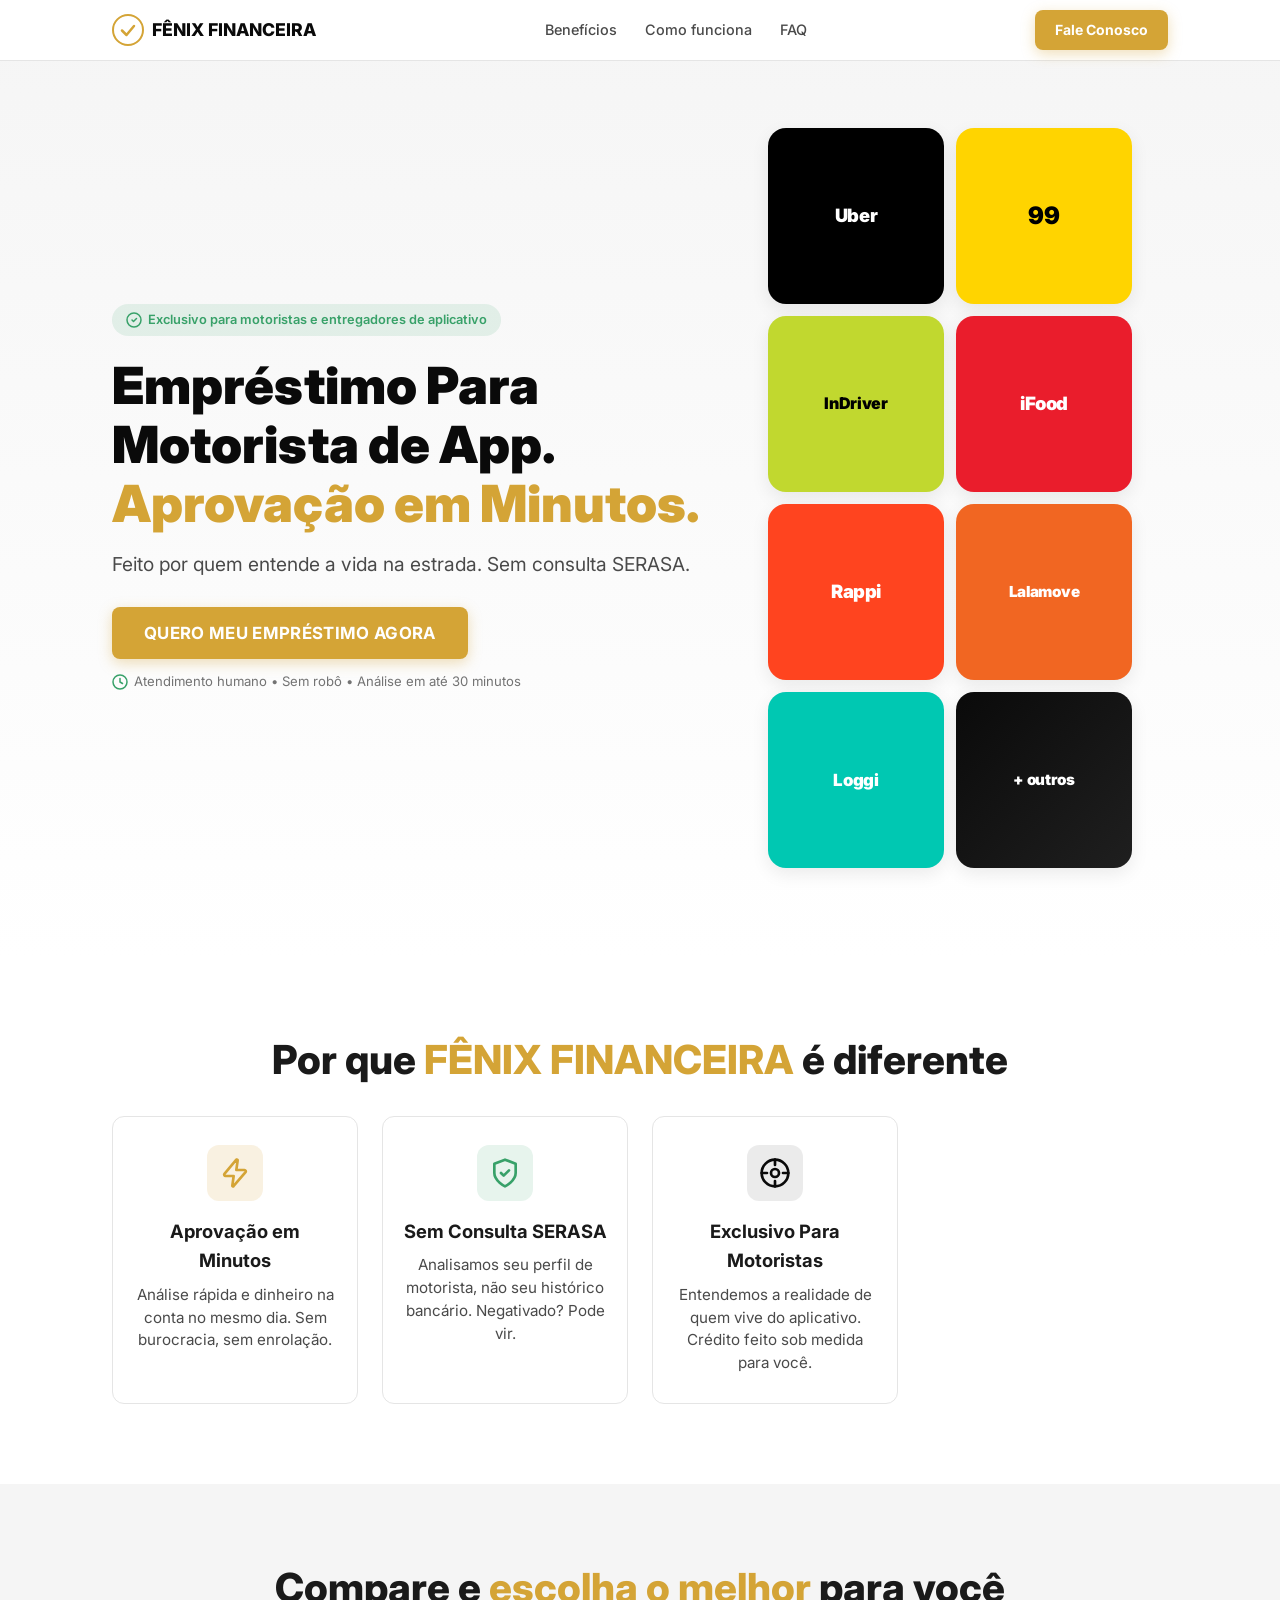
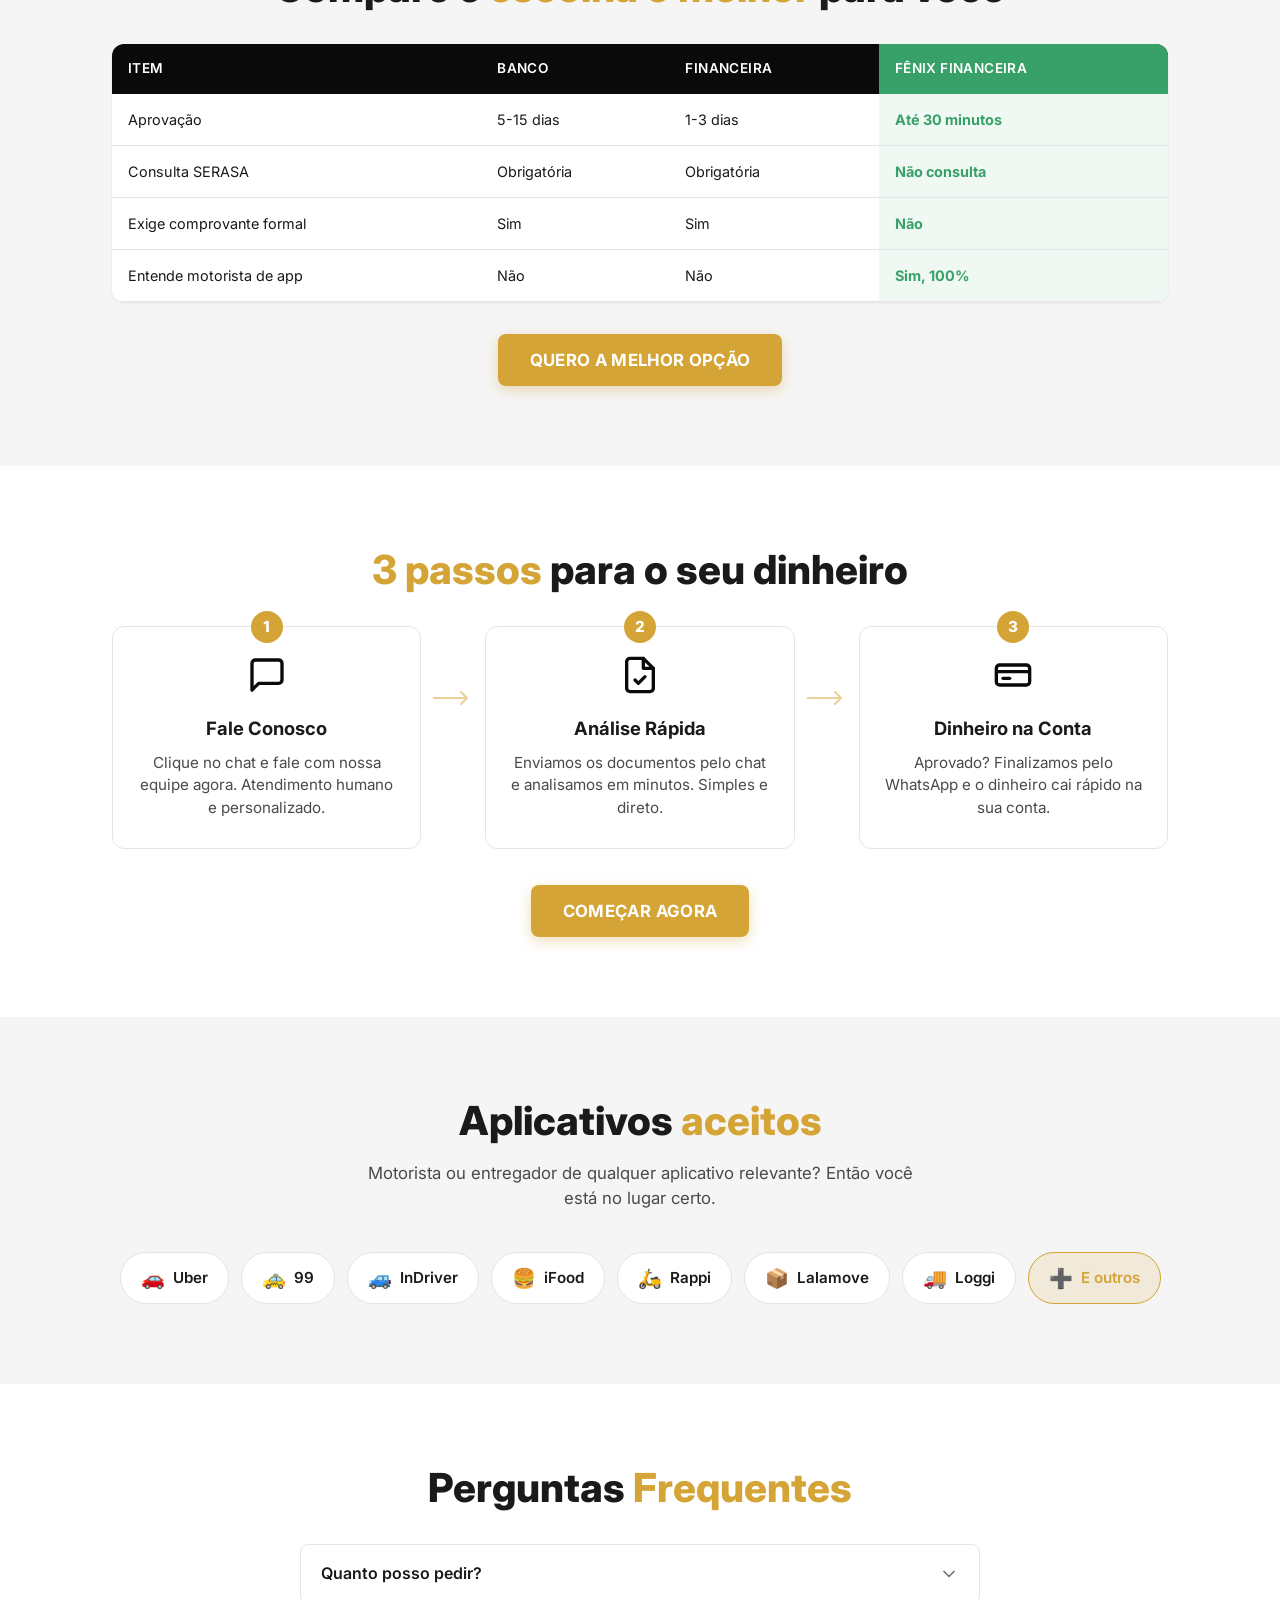
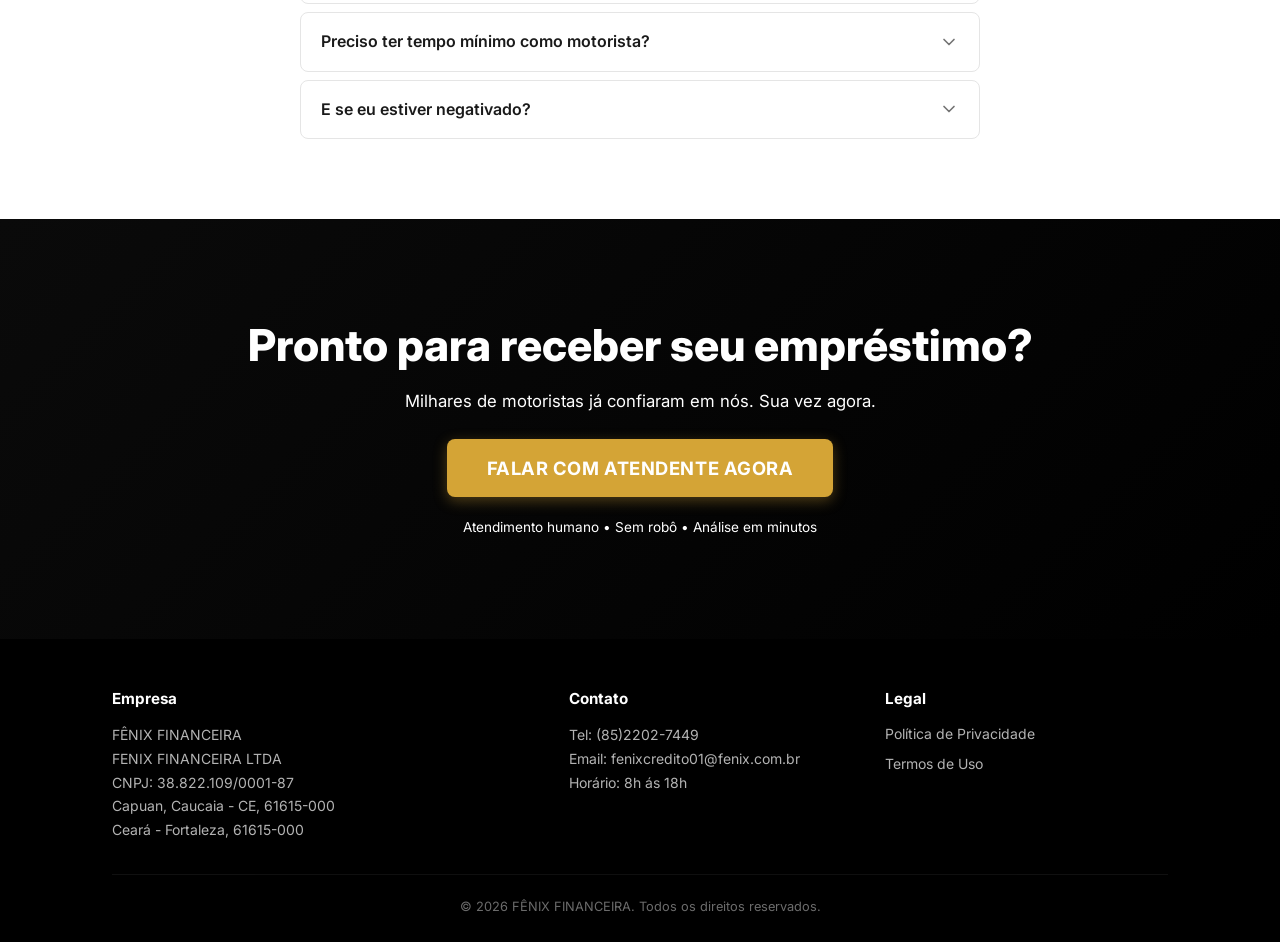
<file: index.html>
<!DOCTYPE html>
<html lang="pt-BR">
<head>
  <meta charset="UTF-8">
  <meta name="viewport" content="width=device-width, initial-scale=1.0, maximum-scale=5.0">
  <meta name="description" content="Empréstimo para motorista de app com aprovação em minutos. Sem consulta SERASA. FÊNIX FINANCEIRA - crédito exclusivo para motoristas e entregadores de aplicativo.">
  <meta name="keywords" content="empréstimo motorista uber, empréstimo 99, empréstimo ifood, crédito motorista app, empréstimo sem serasa, empréstimo rappi, empréstimo entregador">
  <meta name="robots" content="index, follow">
  <meta name="theme-color" content="#0a0a0a">

  <!-- Open Graph -->
  <meta property="og:title" content="FÊNIX FINANCEIRA - Empréstimo para Motorista de App">
  <meta property="og:description" content="Aprovação em minutos. Sem consulta SERASA. Feito para quem é motorista de aplicativo.">
  <meta property="og:type" content="website">
  <meta property="og:url" content="[SITE_URL]">
  <meta property="og:locale" content="pt_BR">

  <link rel="icon" href="/favicon.svg" type="image/svg+xml">
  <link rel="icon" href="/favicon.ico" type="image/x-icon">
  <link rel="preconnect" href="https://embed.tawk.to" crossorigin>
  <link rel="preconnect" href="https://fonts.googleapis.com">
  <link rel="preconnect" href="https://fonts.gstatic.com" crossorigin>
  <link rel="stylesheet" href="https://fonts.googleapis.com/css2?family=Inter:wght@400;500;600;700;800;900&display=swap">
  <link rel="stylesheet" href="css/style.css">

  <title>FÊNIX FINANCEIRA - Empréstimo para Motorista de App | Aprovação Rápida</title>
</head>
<body>

  <!-- ============================================ -->
  <!-- HEADER / NAVBAR                              -->
  <!-- ============================================ -->
  <header class="header" id="header">
    <div class="container header__inner">
      <a href="#" class="header__logo" aria-label="FÊNIX FINANCEIRA - Página inicial">
        <!-- Logo SVG inline -->
        <svg class="header__logo-icon" width="32" height="32" viewBox="0 0 32 32" fill="none" aria-hidden="true">
          <circle cx="16" cy="16" r="15" stroke="currentColor" stroke-width="2"/>
          <path d="M10 16.5L14.5 21L22 12" stroke="currentColor" stroke-width="2.5" stroke-linecap="round" stroke-linejoin="round"/>
        </svg>
        <span class="header__logo-text">FÊNIX FINANCEIRA</span>
      </a>
      <nav class="header__nav" aria-label="Navegação principal">
        <a href="#beneficios" class="header__link">Benefícios</a>
        <a href="#como-funciona" class="header__link">Como funciona</a>
        <a href="#faq" class="header__link">FAQ</a>
      </nav>
      <button class="btn btn--sm btn--cta header__cta" onclick="openChat()" aria-label="Abrir chat para solicitar empréstimo">
        Fale Conosco
      </button>
    </div>
  </header>

  <main>

    <!-- ============================================ -->
    <!-- HERO SECTION                                 -->
    <!-- ============================================ -->
    <section class="hero" id="hero">
      <div class="container hero__inner">
        <div class="hero__content">
          <span class="hero__badge">
            <svg width="16" height="16" viewBox="0 0 16 16" fill="none" aria-hidden="true"><path d="M6 8L7.5 9.5L10.5 6.5" stroke="currentColor" stroke-width="1.5" stroke-linecap="round" stroke-linejoin="round"/><circle cx="8" cy="8" r="7" stroke="currentColor" stroke-width="1.5"/></svg>
            Exclusivo para motoristas e entregadores de aplicativo
          </span>

          <h1 class="hero__title">
            Empréstimo Para Motorista de App.<br>
            <span class="hero__title-highlight">Aprovação em Minutos.</span>
          </h1>

          <p class="hero__subtitle">
            Feito por quem entende a vida na estrada. Sem consulta SERASA.
          </p>

          <div class="hero__cta-group">
            <button class="btn btn--lg btn--cta btn--pulse" onclick="openChat()" aria-label="Solicitar empréstimo agora via chat">
              QUERO MEU EMPRÉSTIMO AGORA
            </button>
            <p class="hero__cta-sub">
              <svg width="16" height="16" viewBox="0 0 16 16" fill="none" aria-hidden="true"><circle cx="8" cy="8" r="7" stroke="currentColor" stroke-width="1.5"/><path d="M8 4.5V8L10.5 9.5" stroke="currentColor" stroke-width="1.5" stroke-linecap="round"/></svg>
              Atendimento humano &bull; Sem robô &bull; Análise em até 30 minutos
            </p>
          </div>
        </div>

        <div class="hero__illustration" aria-hidden="true">
          <div class="hero__apps-grid">
            <div class="hero-app hero-app--uber">Uber</div>
            <div class="hero-app hero-app--99">99</div>
            <div class="hero-app hero-app--indriver">InDriver</div>
            <div class="hero-app hero-app--ifood">iFood</div>
            <div class="hero-app hero-app--rappi">Rappi</div>
            <div class="hero-app hero-app--lalamove">Lalamove</div>
            <div class="hero-app hero-app--loggi">Loggi</div>
            <div class="hero-app hero-app--more">+ outros</div>
          </div>
        </div>
      </div>
    </section>

    <!-- ============================================ -->
    <!-- BENEFÍCIOS                                   -->
    <!-- ============================================ -->
    <section class="benefits" id="beneficios">
      <div class="container">
        <h2 class="section-title fade-in">Por que <span class="text-highlight">FÊNIX FINANCEIRA</span> é diferente</h2>

        <div class="benefits__grid">
          <!-- Card 1 -->
          <div class="benefit-card fade-in">
            <div class="benefit-card__icon benefit-card__icon--speed">
              <svg width="32" height="32" viewBox="0 0 24 24" fill="none" aria-hidden="true">
                <path d="M13 2L4.09 12.63a1 1 0 00.78 1.62H11l-1 7.25a.5.5 0 00.86.41L19.91 11.37a1 1 0 00-.78-1.62H13l1-7.25a.5.5 0 00-.86-.41z" stroke="currentColor" stroke-width="2" stroke-linecap="round" stroke-linejoin="round"/>
              </svg>
            </div>
            <h3 class="benefit-card__title">Aprovação em Minutos</h3>
            <p class="benefit-card__text">Análise rápida e dinheiro na conta no mesmo dia. Sem burocracia, sem enrolação.</p>
          </div>

          <!-- Card 2 -->
          <div class="benefit-card fade-in">
            <div class="benefit-card__icon benefit-card__icon--shield">
              <svg width="32" height="32" viewBox="0 0 24 24" fill="none" aria-hidden="true">
                <path d="M12 22s8-4 8-10V5l-8-3-8 3v7c0 6 8 10 8 10z" stroke="currentColor" stroke-width="2" stroke-linecap="round" stroke-linejoin="round"/>
                <path d="M9 12l2 2 4-4" stroke="currentColor" stroke-width="2" stroke-linecap="round" stroke-linejoin="round"/>
              </svg>
            </div>
            <h3 class="benefit-card__title">Sem Consulta SERASA</h3>
            <p class="benefit-card__text">Analisamos seu perfil de motorista, não seu histórico bancário. Negativado? Pode vir.</p>
          </div>

          <!-- Card 3 -->
          <div class="benefit-card fade-in">
            <div class="benefit-card__icon benefit-card__icon--car">
              <svg width="32" height="32" viewBox="0 0 24 24" fill="none" aria-hidden="true">
                <circle cx="12" cy="12" r="10" stroke="currentColor" stroke-width="2"/>
                <circle cx="12" cy="12" r="3" stroke="currentColor" stroke-width="2"/>
                <path d="M12 2v4M12 18v4M2 12h4M18 12h4" stroke="currentColor" stroke-width="2" stroke-linecap="round"/>
              </svg>
            </div>
            <h3 class="benefit-card__title">Exclusivo Para Motoristas</h3>
            <p class="benefit-card__text">Entendemos a realidade de quem vive do aplicativo. Crédito feito sob medida para você.</p>
          </div>

          
        </div>
      </div>
    </section>

    <!-- ============================================ -->
    <!-- COMPARAÇÃO                                   -->
    <!-- ============================================ -->
    <section class="comparison" id="comparacao">
      <div class="container">
        <h2 class="section-title fade-in">Compare e <span class="text-highlight">escolha o melhor</span> para você</h2>

        <div class="comparison__table-wrapper fade-in">
          <table class="comparison__table" role="table">
            <thead>
              <tr>
                <th scope="col">Item</th>
                <th scope="col">Banco</th>
                <th scope="col">Financeira</th>
                <th scope="col" class="comparison__highlight-col">FÊNIX FINANCEIRA</th>
              </tr>
            </thead>
            <tbody>
              <tr>
                <td data-label="Item">Aprovação</td>
                <td data-label="Banco">5-15 dias</td>
                <td data-label="CONCORRÊNCIA">1-3 dias</td>
                <td data-label="FÊNIX FINANCEIRA" class="comparison__highlight-col"><strong>Até 30 minutos</strong></td>
              </tr>
              <tr>
                <td data-label="Item">Consulta SERASA</td>
                <td data-label="Banco">Obrigatória</td>
                <td data-label="CONCORRÊNCIA">Obrigatória</td>
                <td data-label="FÊNIX FINANCEIRA" class="comparison__highlight-col"><strong>Não consulta</strong></td>
              </tr>
              <tr>
                <td data-label="Item">Exige comprovante formal</td>
                <td data-label="Banco">Sim</td>
                <td data-label="CONCORRÊNCIA">Sim</td>
                <td data-label="FÊNIX FINANCEIRA" class="comparison__highlight-col"><strong>Não</strong></td>
              </tr>
              <tr>
                <td data-label="Item">Entende motorista de app</td>
                <td data-label="Banco">Não</td>
                <td data-label="CONCORRÊNCIA">Não</td>
                <td data-label="FÊNIX FINANCEIRA" class="comparison__highlight-col"><strong>Sim, 100%</strong></td>
              </tr>
              <tr>
              </tr>
            </tbody>
          </table>
        </div>

        <div class="comparison__cta fade-in">
          <button class="btn btn--lg btn--cta" onclick="openChat()">QUERO A MELHOR OPÇÃO</button>
        </div>
      </div>
    </section>

    <!-- ============================================ -->
    <!-- COMO FUNCIONA                                -->
    <!-- ============================================ -->
    <section class="steps" id="como-funciona">
      <div class="container">
        <h2 class="section-title fade-in"><span class="text-highlight">3 passos</span> para o seu dinheiro</h2>

        <div class="steps__grid">
          <!-- Passo 1 -->
          <div class="step-card fade-in">
            <div class="step-card__number">1</div>
            <div class="step-card__icon">
              <svg width="40" height="40" viewBox="0 0 24 24" fill="none" aria-hidden="true">
                <path d="M21 15a2 2 0 01-2 2H7l-4 4V5a2 2 0 012-2h14a2 2 0 012 2z" stroke="currentColor" stroke-width="2" stroke-linecap="round" stroke-linejoin="round"/>
              </svg>
            </div>
            <h3 class="step-card__title">Fale Conosco</h3>
            <p class="step-card__text">Clique no chat e fale com nossa equipe agora. Atendimento humano e personalizado.</p>
          </div>

          <!-- Conector -->
          <div class="step-connector" aria-hidden="true">
            <svg width="40" height="24" viewBox="0 0 40 24" fill="none">
              <path d="M0 12h32M28 6l6 6-6 6" stroke="var(--color-cta)" stroke-width="2" stroke-linecap="round" stroke-linejoin="round"/>
            </svg>
          </div>

          <!-- Passo 2 -->
          <div class="step-card fade-in">
            <div class="step-card__number">2</div>
            <div class="step-card__icon">
              <svg width="40" height="40" viewBox="0 0 24 24" fill="none" aria-hidden="true">
                <path d="M14 2H6a2 2 0 00-2 2v16a2 2 0 002 2h12a2 2 0 002-2V8z" stroke="currentColor" stroke-width="2" stroke-linecap="round" stroke-linejoin="round"/>
                <polyline points="14,2 14,8 20,8" stroke="currentColor" stroke-width="2" stroke-linecap="round" stroke-linejoin="round"/>
                <path d="M9 15l2 2 4-4" stroke="currentColor" stroke-width="2" stroke-linecap="round" stroke-linejoin="round"/>
              </svg>
            </div>
            <h3 class="step-card__title">Análise Rápida</h3>
            <p class="step-card__text">Enviamos os documentos pelo chat e analisamos em minutos. Simples e direto.</p>
          </div>

          <!-- Conector -->
          <div class="step-connector" aria-hidden="true">
            <svg width="40" height="24" viewBox="0 0 40 24" fill="none">
              <path d="M0 12h32M28 6l6 6-6 6" stroke="var(--color-cta)" stroke-width="2" stroke-linecap="round" stroke-linejoin="round"/>
            </svg>
          </div>

          <!-- Passo 3 -->
          <div class="step-card fade-in">
            <div class="step-card__number">3</div>
            <div class="step-card__icon">
              <svg width="40" height="40" viewBox="0 0 24 24" fill="none" aria-hidden="true">
                <rect x="2" y="6" width="20" height="12" rx="2" stroke="currentColor" stroke-width="2"/>
                <path d="M2 10h20" stroke="currentColor" stroke-width="2"/>
                <path d="M6 14h4" stroke="currentColor" stroke-width="2" stroke-linecap="round"/>
              </svg>
            </div>
            <h3 class="step-card__title">Dinheiro na Conta</h3>
            <p class="step-card__text">Aprovado? Finalizamos pelo WhatsApp e o dinheiro cai rápido na sua conta.</p>
          </div>
        </div>

        <div class="steps__cta fade-in">
          <button class="btn btn--lg btn--cta" onclick="openChat()">COMEÇAR AGORA</button>
        </div>
      </div>
    </section>

    <!-- ============================================ -->
    <!-- APLICATIVOS ACEITOS                          -->
    <!-- ============================================ -->
    <section class="apps" id="aplicativos">
      <div class="container">
        <h2 class="section-title fade-in">Aplicativos <span class="text-highlight">aceitos</span></h2>
        <p class="section-subtitle fade-in">Motorista ou entregador de qualquer aplicativo relevante? Então você está no lugar certo.</p>

        <div class="apps__grid fade-in">
          <div class="app-tag">
            <span class="app-tag__icon">🚗</span>
            <span class="app-tag__name">Uber</span>
          </div>
          <div class="app-tag">
            <span class="app-tag__icon">🚕</span>
            <span class="app-tag__name">99</span>
          </div>
          <div class="app-tag">
            <span class="app-tag__icon">🚙</span>
            <span class="app-tag__name">InDriver</span>
          </div>
          <div class="app-tag">
            <span class="app-tag__icon">🍔</span>
            <span class="app-tag__name">iFood</span>
          </div>
          <div class="app-tag">
            <span class="app-tag__icon">🛵</span>
            <span class="app-tag__name">Rappi</span>
          </div>
          <div class="app-tag">
            <span class="app-tag__icon">📦</span>
            <span class="app-tag__name">Lalamove</span>
          </div>
          <div class="app-tag">
            <span class="app-tag__icon">🚚</span>
            <span class="app-tag__name">Loggi</span>
          </div>
          <div class="app-tag app-tag--other">
            <span class="app-tag__icon">➕</span>
            <span class="app-tag__name">E outros</span>
          </div>
        </div>
      </div>
    </section>

    <!-- ============================================ -->
    <!-- FAQ                                          -->
    <!-- ============================================ -->
    <section class="faq" id="faq">
      <div class="container">
        <h2 class="section-title fade-in">Perguntas <span class="text-highlight">Frequentes</span></h2>

        <div class="faq__list">
          <details class="faq__item fade-in">
            <summary class="faq__question">
              <span>Quanto posso pedir?</span>
              <svg class="faq__chevron" width="20" height="20" viewBox="0 0 24 24" fill="none" aria-hidden="true">
                <path d="M6 9l6 6 6-6" stroke="currentColor" stroke-width="2" stroke-linecap="round" stroke-linejoin="round"/>
              </svg>
            </summary>
            <div class="faq__answer">
              <p>NOSSOS VALORES VÃO DE R$500,00 até R$2.000,00</p>
            </div>
          </details>

          

          <details class="faq__item fade-in">
            <summary class="faq__question">
              <span>Preciso ter tempo mínimo como motorista?</span>
              <svg class="faq__chevron" width="20" height="20" viewBox="0 0 24 24" fill="none" aria-hidden="true">
                <path d="M6 9l6 6 6-6" stroke="currentColor" stroke-width="2" stroke-linecap="round" stroke-linejoin="round"/>
              </svg>
            </summary>
            <div class="faq__answer">
              <p>Analisamos cada caso individualmente. Fale conosco para saber se você se qualifica.</p>
            </div>
          </details>

          <details class="faq__item fade-in">
            <summary class="faq__question">
              <span>E se eu estiver negativado?</span>
              <svg class="faq__chevron" width="20" height="20" viewBox="0 0 24 24" fill="none" aria-hidden="true">
                <path d="M6 9l6 6 6-6" stroke="currentColor" stroke-width="2" stroke-linecap="round" stroke-linejoin="round"/>
              </svg>
            </summary>
            <div class="faq__answer">
              <p>Não consultamos SERASA/SPC. Analisamos seu perfil como motorista de aplicativo.</p>
            </div>
          </details>

          

          

          
        </div>
      </div>
    </section>

    <!-- ============================================ -->
    <!-- CTA FINAL                                    -->
    <!-- ============================================ -->
    <section class="cta-final" id="cta-final">
      <div class="container cta-final__inner">
        <h2 class="cta-final__title fade-in">Pronto para receber seu empréstimo?</h2>
        <p class="cta-final__subtitle fade-in">Milhares de motoristas já confiaram em nós. Sua vez agora.</p>

        <button class="btn btn--xl btn--cta btn--pulse fade-in" onclick="openChat()">
          FALAR COM ATENDENTE AGORA
        </button>

        <p class="cta-final__note fade-in">
          Atendimento humano &bull; Sem robô &bull; Análise em minutos
        </p>
      </div>
    </section>

  </main>

  <!-- ============================================ -->
  <!-- FOOTER                                       -->
  <!-- ============================================ -->
  <footer class="footer">
    <div class="container footer__inner">
      <div class="footer__grid">
        <!-- Coluna Empresa -->
        <div class="footer__col">
          <h4 class="footer__heading">Empresa</h4>
          <p class="footer__text">FÊNIX FINANCEIRA</p>
          <p class="footer__text">FENIX FINANCEIRA LTDA</p>
          <p class="footer__text">CNPJ: 38.822.109/0001-87</p>
          <p class="footer__text">Capuan, Caucaia - CE, 61615-000</p>
          <p class="footer__text">Ceará - Fortaleza, 61615-000</p>
        </div>

        <!-- Coluna Contato -->
        <div class="footer__col">
          <h4 class="footer__heading">Contato</h4>
          <p class="footer__text">Tel: (85)2202-7449</p>
          <p class="footer__text">Email: fenixcredito01@fenix.com.br</p>
          <p class="footer__text">Horário: 8h ás 18h</p>
        </div>

        <!-- Coluna Legal -->
        <div class="footer__col">
          <h4 class="footer__heading">Legal</h4>
          <a href="privacidade.html" class="footer__link">Política de Privacidade</a>
          <a href="termos.html" class="footer__link">Termos de Uso</a>
           
        </div>
      </div>

      <div class="footer__bottom">
        <p>&copy; 2026 FÊNIX FINANCEIRA. Todos os direitos reservados.</p>
        
      </div>
    </div>
  </footer>

  <!-- Scripts -->
  <script src="js/script.js"></script>

  <!--Start of Tawk.to Script-->
  <script type="text/javascript">
  var Tawk_API=Tawk_API||{}, Tawk_LoadStart=new Date();
  (function(){
  var s1=document.createElement("script"),s0=document.getElementsByTagName("script")[0];
  s1.async=true;
  s1.src='https://embed.tawk.to/69e11e8162538b1c343eefce/1jmbluanu';
  s1.charset='UTF-8';
  s1.setAttribute('crossorigin','*');
  s0.parentNode.insertBefore(s1,s0);
  })();
  </script>
  <!--End of Tawk.to Script-->

</body>
</html>
</file>
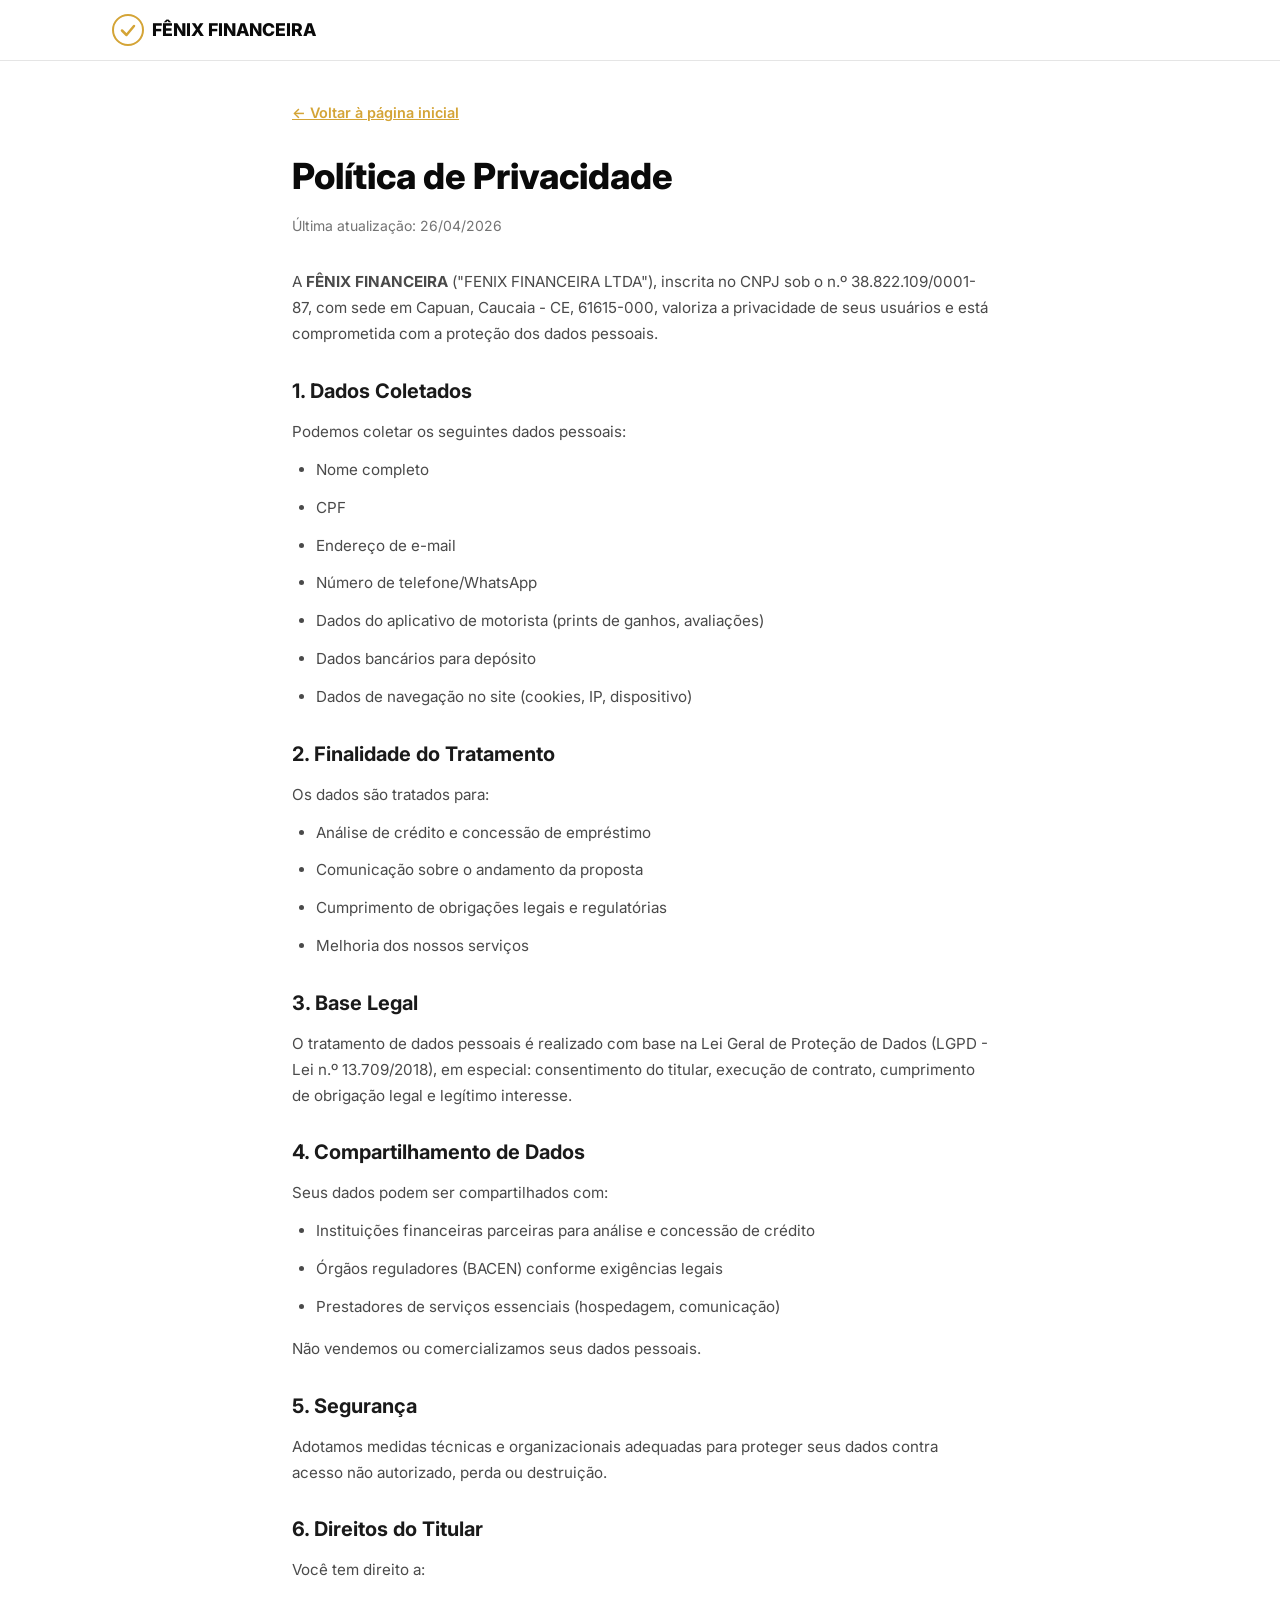
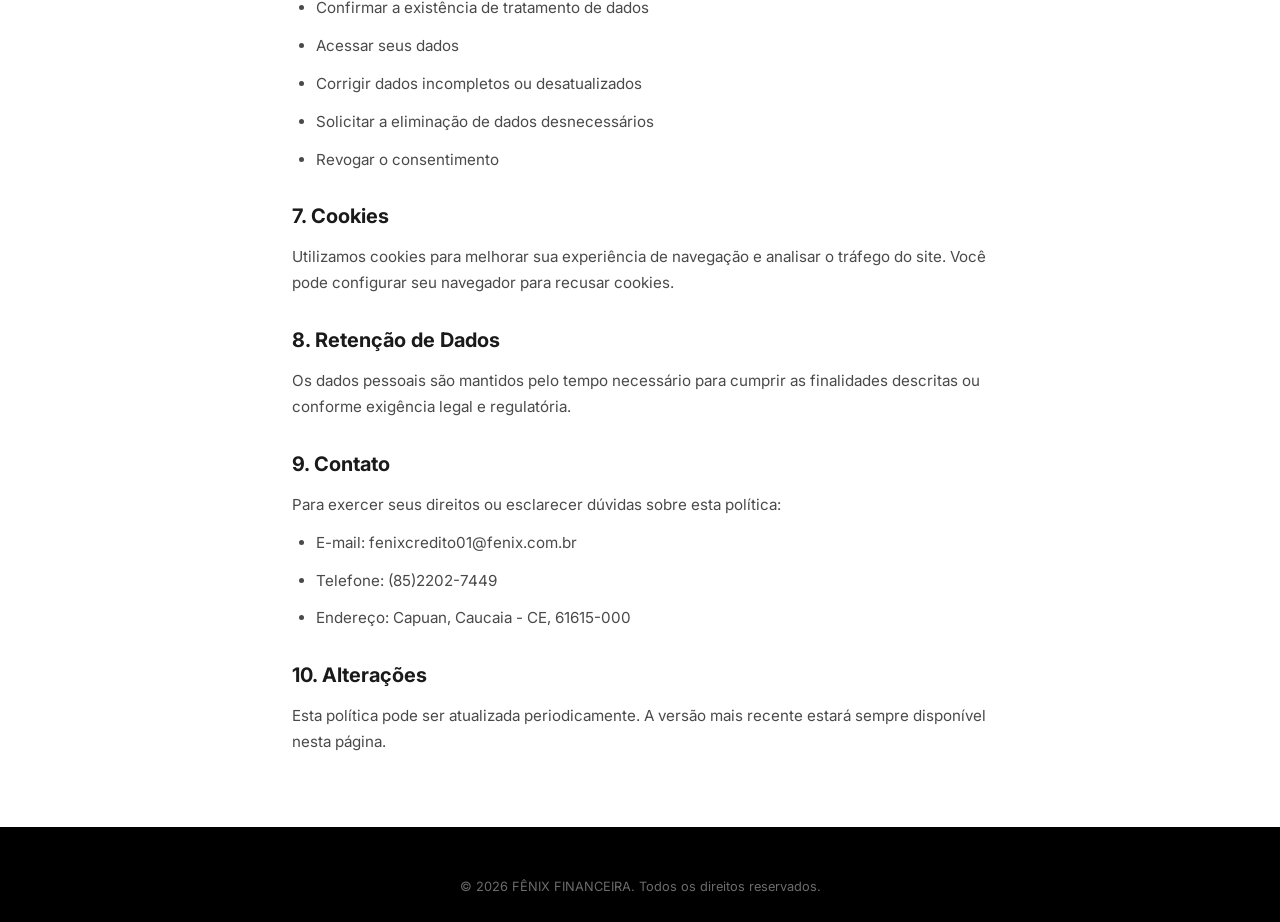
<file: privacidade.html>
<!DOCTYPE html>
<html lang="pt-BR">
<head>
  <meta charset="UTF-8">
  <meta name="viewport" content="width=device-width, initial-scale=1.0, maximum-scale=5.0">
  <meta name="description" content="Política de Privacidade - FÊNIX FINANCEIRA">
  <meta name="robots" content="noindex, follow">
  <link rel="icon" href="/favicon.ico" type="image/x-icon">
  <link rel="preconnect" href="https://fonts.googleapis.com">
  <link rel="preconnect" href="https://fonts.gstatic.com" crossorigin>
  <link rel="stylesheet" href="https://fonts.googleapis.com/css2?family=Inter:wght@400;500;600;700;800&display=swap">
  <link rel="stylesheet" href="css/style.css">
  <title>Política de Privacidade - FÊNIX FINANCEIRA</title>
  <style>
    .legal-page { padding: 100px 0 60px; }
    .legal-page h1 { font-size: 1.75rem; font-weight: 800; margin-bottom: 8px; color: var(--color-primary); }
    .legal-page .legal-date { font-size: 0.875rem; color: var(--color-text-muted); margin-bottom: 32px; }
    .legal-page h2 { font-size: 1.25rem; font-weight: 700; margin: 28px 0 12px; color: var(--color-text); }
    .legal-page p, .legal-page li { font-size: 0.95rem; color: var(--color-text-light); line-height: 1.7; margin-bottom: 12px; }
    .legal-page ul { padding-left: 24px; margin-bottom: 16px; }
    .legal-page a { color: var(--color-cta); text-decoration: underline; }
    .legal-back { display: inline-flex; align-items: center; gap: 6px; margin-bottom: 24px; font-weight: 600; font-size: 0.9rem; color: var(--color-cta); }
    @media (min-width: 768px) {
      .legal-page h1 { font-size: 2.25rem; }
    }
  </style>
</head>
<body>

  <header class="header" id="header">
    <div class="container header__inner">
      <a href="index.html" class="header__logo" aria-label="FÊNIX FINANCEIRA - Voltar à página inicial">
        <svg class="header__logo-icon" width="32" height="32" viewBox="0 0 32 32" fill="none" aria-hidden="true">
          <circle cx="16" cy="16" r="15" stroke="currentColor" stroke-width="2"/>
          <path d="M10 16.5L14.5 21L22 12" stroke="currentColor" stroke-width="2.5" stroke-linecap="round" stroke-linejoin="round"/>
        </svg>
        <span class="header__logo-text">FÊNIX FINANCEIRA</span>
      </a>
    </div>
  </header>

  <main class="legal-page">
    <div class="container" style="max-width: 760px;">
      <a href="index.html" class="legal-back">&larr; Voltar à página inicial</a>

      <h1>Política de Privacidade</h1>
      <p class="legal-date">Última atualização: 26/04/2026</p>

      <p>A <strong>FÊNIX FINANCEIRA</strong> ("FENIX FINANCEIRA LTDA"), inscrita no CNPJ sob o n.º 38.822.109/0001-87, com sede em Capuan, Caucaia - CE, 61615-000, valoriza a privacidade de seus usuários e está comprometida com a proteção dos dados pessoais.</p>

      <h2>1. Dados Coletados</h2>
      <p>Podemos coletar os seguintes dados pessoais:</p>
      <ul>
        <li>Nome completo</li>
        <li>CPF</li>
        <li>Endereço de e-mail</li>
        <li>Número de telefone/WhatsApp</li>
        <li>Dados do aplicativo de motorista (prints de ganhos, avaliações)</li>
        <li>Dados bancários para depósito</li>
        <li>Dados de navegação no site (cookies, IP, dispositivo)</li>
      </ul>

      <h2>2. Finalidade do Tratamento</h2>
      <p>Os dados são tratados para:</p>
      <ul>
        <li>Análise de crédito e concessão de empréstimo</li>
        <li>Comunicação sobre o andamento da proposta</li>
        <li>Cumprimento de obrigações legais e regulatórias</li>
        <li>Melhoria dos nossos serviços</li>
      </ul>

      <h2>3. Base Legal</h2>
      <p>O tratamento de dados pessoais é realizado com base na Lei Geral de Proteção de Dados (LGPD - Lei n.º 13.709/2018), em especial: consentimento do titular, execução de contrato, cumprimento de obrigação legal e legítimo interesse.</p>

      <h2>4. Compartilhamento de Dados</h2>
      <p>Seus dados podem ser compartilhados com:</p>
      <ul>
        <li>Instituições financeiras parceiras para análise e concessão de crédito</li>
        <li>Órgãos reguladores (BACEN) conforme exigências legais</li>
        <li>Prestadores de serviços essenciais (hospedagem, comunicação)</li>
      </ul>
      <p>Não vendemos ou comercializamos seus dados pessoais.</p>

      <h2>5. Segurança</h2>
      <p>Adotamos medidas técnicas e organizacionais adequadas para proteger seus dados contra acesso não autorizado, perda ou destruição.</p>

      <h2>6. Direitos do Titular</h2>
      <p>Você tem direito a:</p>
      <ul>
        <li>Confirmar a existência de tratamento de dados</li>
        <li>Acessar seus dados</li>
        <li>Corrigir dados incompletos ou desatualizados</li>
        <li>Solicitar a eliminação de dados desnecessários</li>
        <li>Revogar o consentimento</li>
      </ul>

      <h2>7. Cookies</h2>
      <p>Utilizamos cookies para melhorar sua experiência de navegação e analisar o tráfego do site. Você pode configurar seu navegador para recusar cookies.</p>

      <h2>8. Retenção de Dados</h2>
      <p>Os dados pessoais são mantidos pelo tempo necessário para cumprir as finalidades descritas ou conforme exigência legal e regulatória.</p>

      <h2>9. Contato</h2>
      <p>Para exercer seus direitos ou esclarecer dúvidas sobre esta política:</p>
      <ul>
        <li>E-mail: fenixcredito01@fenix.com.br</li>
        <li>Telefone: (85)2202-7449</li>
        <li>Endereço: Capuan, Caucaia - CE, 61615-000</li>
      </ul>

      <h2>10. Alterações</h2>
      <p>Esta política pode ser atualizada periodicamente. A versão mais recente estará sempre disponível nesta página.</p>
    </div>
  </main>

  <footer class="footer">
    <div class="container">
      <div class="footer__bottom" style="border-top:none; padding-top:0;">
        <p>&copy; 2026 FÊNIX FINANCEIRA. Todos os direitos reservados.</p>
      </div>
    </div>
  </footer>

</body>
</html>
</file>
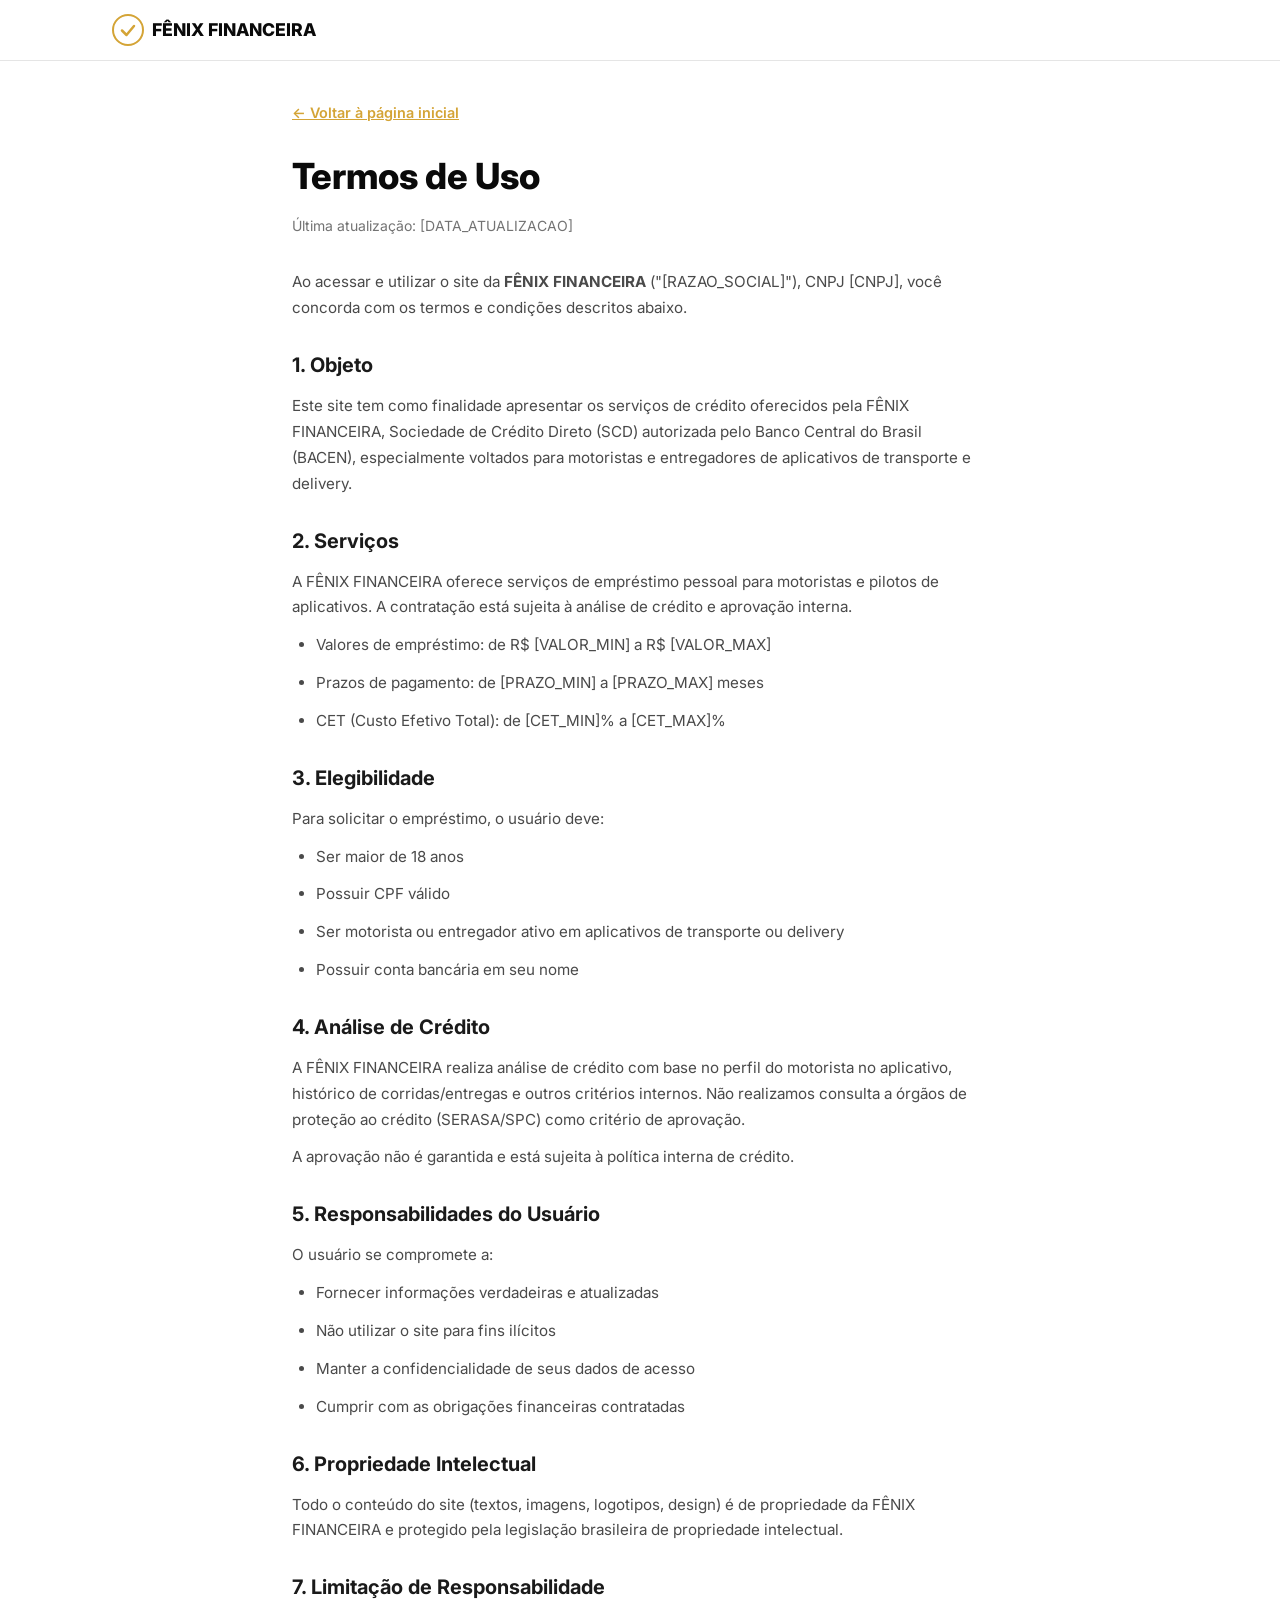
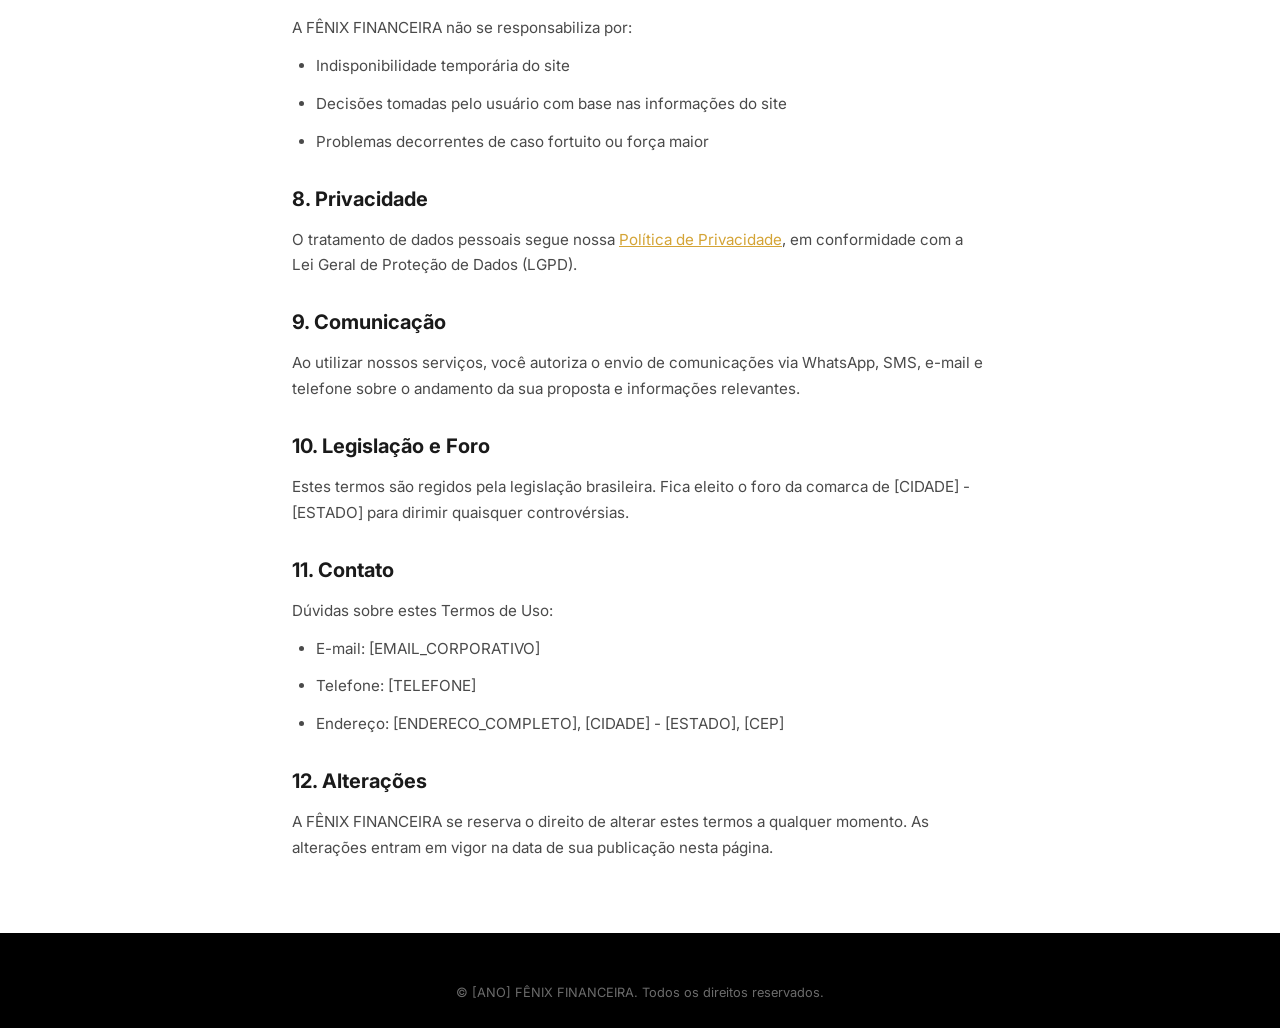
<file: termos.html>
<!DOCTYPE html>
<html lang="pt-BR">
<head>
  <meta charset="UTF-8">
  <meta name="viewport" content="width=device-width, initial-scale=1.0, maximum-scale=5.0">
  <meta name="description" content="Termos de Uso - FÊNIX FINANCEIRA">
  <meta name="robots" content="noindex, follow">
  <link rel="icon" href="/favicon.ico" type="image/x-icon">
  <link rel="preconnect" href="https://fonts.googleapis.com">
  <link rel="preconnect" href="https://fonts.gstatic.com" crossorigin>
  <link rel="stylesheet" href="https://fonts.googleapis.com/css2?family=Inter:wght@400;500;600;700;800&display=swap">
  <link rel="stylesheet" href="css/style.css">
  <title>Termos de Uso - FÊNIX FINANCEIRA</title>
  <style>
    .legal-page { padding: 100px 0 60px; }
    .legal-page h1 { font-size: 1.75rem; font-weight: 800; margin-bottom: 8px; color: var(--color-primary); }
    .legal-page .legal-date { font-size: 0.875rem; color: var(--color-text-muted); margin-bottom: 32px; }
    .legal-page h2 { font-size: 1.25rem; font-weight: 700; margin: 28px 0 12px; color: var(--color-text); }
    .legal-page p, .legal-page li { font-size: 0.95rem; color: var(--color-text-light); line-height: 1.7; margin-bottom: 12px; }
    .legal-page ul { padding-left: 24px; margin-bottom: 16px; }
    .legal-page a { color: var(--color-cta); text-decoration: underline; }
    .legal-back { display: inline-flex; align-items: center; gap: 6px; margin-bottom: 24px; font-weight: 600; font-size: 0.9rem; color: var(--color-cta); }
    @media (min-width: 768px) {
      .legal-page h1 { font-size: 2.25rem; }
    }
  </style>
</head>
<body>

  <header class="header" id="header">
    <div class="container header__inner">
      <a href="index.html" class="header__logo" aria-label="FÊNIX FINANCEIRA - Voltar à página inicial">
        <svg class="header__logo-icon" width="32" height="32" viewBox="0 0 32 32" fill="none" aria-hidden="true">
          <circle cx="16" cy="16" r="15" stroke="currentColor" stroke-width="2"/>
          <path d="M10 16.5L14.5 21L22 12" stroke="currentColor" stroke-width="2.5" stroke-linecap="round" stroke-linejoin="round"/>
        </svg>
        <span class="header__logo-text">FÊNIX FINANCEIRA</span>
      </a>
    </div>
  </header>

  <main class="legal-page">
    <div class="container" style="max-width: 760px;">
      <a href="index.html" class="legal-back">&larr; Voltar à página inicial</a>

      <h1>Termos de Uso</h1>
      <p class="legal-date">Última atualização: [DATA_ATUALIZACAO]</p>

      <p>Ao acessar e utilizar o site da <strong>FÊNIX FINANCEIRA</strong> ("[RAZAO_SOCIAL]"), CNPJ [CNPJ], você concorda com os termos e condições descritos abaixo.</p>

      <h2>1. Objeto</h2>
      <p>Este site tem como finalidade apresentar os serviços de crédito oferecidos pela FÊNIX FINANCEIRA, Sociedade de Crédito Direto (SCD) autorizada pelo Banco Central do Brasil (BACEN), especialmente voltados para motoristas e entregadores de aplicativos de transporte e delivery.</p>

      <h2>2. Serviços</h2>
      <p>A FÊNIX FINANCEIRA oferece serviços de empréstimo pessoal para motoristas e pilotos de aplicativos. A contratação está sujeita à análise de crédito e aprovação interna.</p>
      <ul>
        <li>Valores de empréstimo: de R$ [VALOR_MIN] a R$ [VALOR_MAX]</li>
        <li>Prazos de pagamento: de [PRAZO_MIN] a [PRAZO_MAX] meses</li>
        <li>CET (Custo Efetivo Total): de [CET_MIN]% a [CET_MAX]%</li>
      </ul>

      <h2>3. Elegibilidade</h2>
      <p>Para solicitar o empréstimo, o usuário deve:</p>
      <ul>
        <li>Ser maior de 18 anos</li>
        <li>Possuir CPF válido</li>
        <li>Ser motorista ou entregador ativo em aplicativos de transporte ou delivery</li>
        <li>Possuir conta bancária em seu nome</li>
      </ul>

      <h2>4. Análise de Crédito</h2>
      <p>A FÊNIX FINANCEIRA realiza análise de crédito com base no perfil do motorista no aplicativo, histórico de corridas/entregas e outros critérios internos. Não realizamos consulta a órgãos de proteção ao crédito (SERASA/SPC) como critério de aprovação.</p>
      <p>A aprovação não é garantida e está sujeita à política interna de crédito.</p>

      <h2>5. Responsabilidades do Usuário</h2>
      <p>O usuário se compromete a:</p>
      <ul>
        <li>Fornecer informações verdadeiras e atualizadas</li>
        <li>Não utilizar o site para fins ilícitos</li>
        <li>Manter a confidencialidade de seus dados de acesso</li>
        <li>Cumprir com as obrigações financeiras contratadas</li>
      </ul>

      <h2>6. Propriedade Intelectual</h2>
      <p>Todo o conteúdo do site (textos, imagens, logotipos, design) é de propriedade da FÊNIX FINANCEIRA e protegido pela legislação brasileira de propriedade intelectual.</p>

      <h2>7. Limitação de Responsabilidade</h2>
      <p>A FÊNIX FINANCEIRA não se responsabiliza por:</p>
      <ul>
        <li>Indisponibilidade temporária do site</li>
        <li>Decisões tomadas pelo usuário com base nas informações do site</li>
        <li>Problemas decorrentes de caso fortuito ou força maior</li>
      </ul>

      <h2>8. Privacidade</h2>
      <p>O tratamento de dados pessoais segue nossa <a href="privacidade.html">Política de Privacidade</a>, em conformidade com a Lei Geral de Proteção de Dados (LGPD).</p>

      <h2>9. Comunicação</h2>
      <p>Ao utilizar nossos serviços, você autoriza o envio de comunicações via WhatsApp, SMS, e-mail e telefone sobre o andamento da sua proposta e informações relevantes.</p>

      <h2>10. Legislação e Foro</h2>
      <p>Estes termos são regidos pela legislação brasileira. Fica eleito o foro da comarca de [CIDADE] - [ESTADO] para dirimir quaisquer controvérsias.</p>

      <h2>11. Contato</h2>
      <p>Dúvidas sobre estes Termos de Uso:</p>
      <ul>
        <li>E-mail: [EMAIL_CORPORATIVO]</li>
        <li>Telefone: [TELEFONE]</li>
        <li>Endereço: [ENDERECO_COMPLETO], [CIDADE] - [ESTADO], [CEP]</li>
      </ul>

      <h2>12. Alterações</h2>
      <p>A FÊNIX FINANCEIRA se reserva o direito de alterar estes termos a qualquer momento. As alterações entram em vigor na data de sua publicação nesta página.</p>
    </div>
  </main>

  <footer class="footer">
    <div class="container">
      <div class="footer__bottom" style="border-top:none; padding-top:0;">
        <p>&copy; [ANO] FÊNIX FINANCEIRA. Todos os direitos reservados.</p>
      </div>
    </div>
  </footer>

</body>
</html>
</file>
<file: css/style.css>
/* ============================================
   VARIÁVEIS CSS — Altere aqui para customizar
   ============================================ */
:root {
  --color-primary: #0a0a0a;
  --color-primary-light: #1f1f1f;
  --color-primary-dark: #000000;
  --color-cta: #D4A436;
  --color-cta-hover: #B88C28;
  --color-cta-light: rgba(212, 164, 54, 0.15);
  --color-success: #38a169;
  --color-success-light: rgba(56, 161, 105, 0.12);
  --color-text: #1a1a1a;
  --color-text-light: #4a4a4a;
  --color-text-muted: #737373;
  --color-bg: #ffffff;
  --color-bg-alt: #f5f5f5;
  --color-bg-dark: #000000;
  --color-border: #e5e5e5;
  --font-family: 'Inter', system-ui, -apple-system, BlinkMacSystemFont, 'Segoe UI', sans-serif;
  --radius-sm: 8px;
  --radius-md: 12px;
  --radius-lg: 16px;
  --radius-full: 9999px;
  --shadow-sm: 0 1px 3px rgba(0,0,0,0.08);
  --shadow-md: 0 4px 12px rgba(0,0,0,0.1);
  --shadow-lg: 0 8px 30px rgba(0,0,0,0.12);
  --transition: 200ms ease;
}

/* ============================================
   RESET & BASE — Mobile-first
   ============================================ */
*,
*::before,
*::after {
  margin: 0;
  padding: 0;
  box-sizing: border-box;
}

html {
  scroll-behavior: smooth;
  -webkit-text-size-adjust: 100%;
}

body {
  font-family: var(--font-family);
  font-size: 16px;
  line-height: 1.6;
  color: var(--color-text);
  background-color: var(--color-bg);
  -webkit-font-smoothing: antialiased;
  -moz-osx-font-smoothing: grayscale;
  overflow-x: hidden;
}

img {
  max-width: 100%;
  height: auto;
  display: block;
}

a {
  color: inherit;
  text-decoration: none;
}

button {
  cursor: pointer;
  border: none;
  background: none;
  font-family: inherit;
}

/* ============================================
   CONTAINER
   ============================================ */
.container {
  width: 100%;
  max-width: 1120px;
  margin: 0 auto;
  padding: 0 20px;
}

/* ============================================
   TYPOGRAPHY UTILITIES
   ============================================ */
.section-title {
  font-size: 1.75rem;
  font-weight: 800;
  line-height: 1.2;
  text-align: center;
  margin-bottom: 16px;
  color: var(--color-text);
}

.section-subtitle {
  font-size: 1.05rem;
  color: var(--color-text-light);
  text-align: center;
  max-width: 560px;
  margin: 0 auto 40px;
  line-height: 1.5;
}

.text-highlight {
  color: var(--color-cta);
}

/* ============================================
   BUTTONS
   ============================================ */
.btn {
  display: inline-flex;
  align-items: center;
  justify-content: center;
  font-weight: 700;
  border-radius: var(--radius-sm);
  transition: background var(--transition), transform var(--transition), box-shadow var(--transition);
  white-space: nowrap;
  text-align: center;
  line-height: 1.2;
}

.btn:active {
  transform: scale(0.97);
}

.btn--sm {
  font-size: 0.875rem;
  padding: 10px 20px;
  min-height: 40px;
}

.btn--lg {
  font-size: 1.05rem;
  padding: 16px 32px;
  min-height: 52px;
  letter-spacing: 0.02em;
}

.btn--xl {
  font-size: 1.15rem;
  padding: 18px 40px;
  min-height: 56px;
  letter-spacing: 0.03em;
}

.btn--cta {
  background: var(--color-cta);
  color: #fff;
  box-shadow: 0 4px 14px rgba(212, 164, 54, 0.35);
}

.btn--cta:hover {
  background: var(--color-cta-hover);
  box-shadow: 0 6px 20px rgba(212, 164, 54, 0.45);
  transform: translateY(-1px);
}

.btn--cta:active {
  transform: translateY(0) scale(0.97);
}

.btn--pulse {
  animation: pulse-btn 2.5s infinite;
}

@keyframes pulse-btn {
  0% { box-shadow: 0 4px 14px rgba(212, 164, 54, 0.35), 0 0 0 0 rgba(212, 164, 54, 0.5); }
  70% { box-shadow: 0 4px 14px rgba(212, 164, 54, 0.35), 0 0 0 14px rgba(212, 164, 54, 0); }
  100% { box-shadow: 0 4px 14px rgba(212, 164, 54, 0.35), 0 0 0 0 rgba(212, 164, 54, 0); }
}

/* ============================================
   HEADER
   ============================================ */
.header {
  position: fixed;
  top: 0;
  left: 0;
  right: 0;
  z-index: 100;
  background: rgba(255, 255, 255, 0.92);
  backdrop-filter: blur(12px);
  -webkit-backdrop-filter: blur(12px);
  border-bottom: 1px solid var(--color-border);
  transition: box-shadow 0.3s ease;
}

.header--scrolled {
  box-shadow: var(--shadow-md);
}

.header__inner {
  display: flex;
  align-items: center;
  justify-content: space-between;
  height: 60px;
}

.header__logo {
  display: flex;
  align-items: center;
  gap: 8px;
  font-weight: 800;
  font-size: 1.1rem;
  color: var(--color-primary);
}

.header__logo-icon {
  color: var(--color-cta);
  flex-shrink: 0;
}

.header__nav {
  display: none;
  gap: 28px;
}

.header__link {
  font-size: 0.9rem;
  font-weight: 500;
  color: var(--color-text-light);
  transition: color var(--transition);
}

.header__link:hover {
  color: var(--color-cta);
}

.header__cta {
  flex-shrink: 0;
}

/* ============================================
   HERO
   ============================================ */
.hero {
  padding: 100px 0 60px;
  background: linear-gradient(180deg, var(--color-bg-alt) 0%, var(--color-bg) 100%);
}

.hero__inner {
  display: flex;
  flex-direction: column;
  align-items: center;
  gap: 40px;
}

.hero__content {
  text-align: center;
  max-width: 600px;
}

.hero__badge {
  display: inline-flex;
  align-items: center;
  gap: 6px;
  background: var(--color-success-light);
  color: var(--color-success);
  font-size: 0.8rem;
  font-weight: 600;
  padding: 6px 14px;
  border-radius: var(--radius-full);
  margin-bottom: 20px;
}

.hero__badge svg {
  flex-shrink: 0;
}

.hero__title {
  font-size: 2rem;
  font-weight: 900;
  line-height: 1.15;
  color: var(--color-primary);
  margin-bottom: 16px;
}

.hero__title-highlight {
  color: var(--color-cta);
}

.hero__subtitle {
  font-size: 1.1rem;
  color: var(--color-text-light);
  line-height: 1.6;
  margin-bottom: 28px;
}

.hero__cta-group {
  display: flex;
  flex-direction: column;
  align-items: center;
  gap: 12px;
}

.hero__cta-sub {
  display: flex;
  align-items: center;
  gap: 6px;
  font-size: 0.82rem;
  color: var(--color-text-muted);
}

.hero__cta-sub svg {
  flex-shrink: 0;
  color: var(--color-success);
}

.hero__illustration {
  width: 100%;
  max-width: 380px;
}

.hero__svg {
  width: 100%;
  height: auto;
}

/* Grade de apps no hero */
.hero__apps-grid {
  display: grid;
  grid-template-columns: repeat(2, 1fr);
  gap: 12px;
  padding: 8px;
}

.hero-app {
  aspect-ratio: 1 / 1;
  border-radius: 18px;
  display: flex;
  align-items: center;
  justify-content: center;
  font-weight: 900;
  font-size: 1.15rem;
  letter-spacing: -0.02em;
  box-shadow: 0 6px 18px rgba(0,0,0,0.08);
  transition: transform 0.3s ease, box-shadow 0.3s ease;
  user-select: none;
}

.hero-app:hover {
  transform: translateY(-3px) rotate(-1deg);
  box-shadow: 0 10px 24px rgba(0,0,0,0.14);
}

.hero-app:nth-child(even):hover {
  transform: translateY(-3px) rotate(1deg);
}

/* Cores de cada app (estilizadas — não usamos logos oficiais) */
.hero-app--uber {
  background: #000000;
  color: #ffffff;
}

.hero-app--99 {
  background: #FFD400;
  color: #000000;
  font-size: 1.5rem;
}

.hero-app--indriver {
  background: #C1D82F;
  color: #000000;
  font-size: 1rem;
}

.hero-app--ifood {
  background: #EA1D2C;
  color: #ffffff;
}

.hero-app--rappi {
  background: #FF441F;
  color: #ffffff;
}

.hero-app--lalamove {
  background: #F16622;
  color: #ffffff;
  font-size: 0.95rem;
}

.hero-app--loggi {
  background: #00C8B2;
  color: #ffffff;
  font-size: 1.05rem;
}

.hero-app--more {
  background: linear-gradient(135deg, var(--color-primary) 0%, var(--color-primary-light) 100%);
  color: #ffffff;
  font-size: 0.95rem;
}

/* ============================================
   BENEFITS
   ============================================ */
.benefits {
  padding: 60px 0;
  background: var(--color-bg);
}

.benefits__grid {
  display: grid;
  grid-template-columns: 1fr;
  gap: 16px;
  margin-top: 32px;
}

.benefit-card {
  background: var(--color-bg);
  border: 1px solid var(--color-border);
  border-radius: var(--radius-md);
  padding: 24px;
  text-align: center;
  transition: transform var(--transition), box-shadow var(--transition);
}

.benefit-card:hover {
  transform: translateY(-3px);
  box-shadow: var(--shadow-md);
}

.benefit-card__icon {
  width: 56px;
  height: 56px;
  border-radius: var(--radius-md);
  display: flex;
  align-items: center;
  justify-content: center;
  margin: 0 auto 16px;
}

.benefit-card__icon--speed {
  background: var(--color-cta-light);
  color: var(--color-cta);
}

.benefit-card__icon--shield {
  background: var(--color-success-light);
  color: var(--color-success);
}

.benefit-card__icon--car {
  background: rgba(10, 10, 10, 0.08);
  color: var(--color-primary);
}

.benefit-card__icon--money {
  background: var(--color-success-light);
  color: var(--color-success);
}

.benefit-card__title {
  font-size: 1.15rem;
  font-weight: 700;
  margin-bottom: 8px;
  color: var(--color-text);
}

.benefit-card__text {
  font-size: 0.95rem;
  color: var(--color-text-light);
  line-height: 1.5;
}

/* ============================================
   COMPARISON TABLE
   ============================================ */
.comparison {
  padding: 60px 0;
  background: var(--color-bg-alt);
}

.comparison__table-wrapper {
  overflow-x: auto;
  -webkit-overflow-scrolling: touch;
  margin-top: 32px;
  border-radius: var(--radius-md);
  box-shadow: var(--shadow-sm);
}

.comparison__table {
  width: 100%;
  border-collapse: collapse;
  background: var(--color-bg);
  font-size: 0.9rem;
  min-width: 520px;
}

.comparison__table thead {
  background: var(--color-primary);
  color: #fff;
}

.comparison__table th {
  padding: 14px 16px;
  text-align: left;
  font-weight: 600;
  font-size: 0.85rem;
  text-transform: uppercase;
  letter-spacing: 0.03em;
}

.comparison__table td {
  padding: 14px 16px;
  border-bottom: 1px solid var(--color-border);
  vertical-align: middle;
}

.comparison__table tbody tr:last-child td {
  border-bottom: none;
}

.comparison__table tbody tr:hover {
  background: var(--color-bg-alt);
}

.comparison__highlight-col {
  background: rgba(56, 161, 105, 0.08) !important;
  color: var(--color-success);
  font-weight: 600;
}

.comparison__table thead .comparison__highlight-col {
  background: var(--color-success) !important;
  color: #fff;
}

.comparison__cta {
  text-align: center;
  margin-top: 32px;
}

/* ============================================
   STEPS (HOW IT WORKS)
   ============================================ */
.steps {
  padding: 60px 0;
  background: var(--color-bg);
}

.steps__grid {
  display: flex;
  flex-direction: column;
  align-items: center;
  gap: 8px;
  margin-top: 32px;
}

.step-card {
  background: var(--color-bg);
  border: 1px solid var(--color-border);
  border-radius: var(--radius-md);
  padding: 28px 24px;
  text-align: center;
  width: 100%;
  max-width: 360px;
  position: relative;
}

.step-card__number {
  position: absolute;
  top: -16px;
  left: 50%;
  transform: translateX(-50%);
  width: 32px;
  height: 32px;
  background: var(--color-cta);
  color: #fff;
  font-weight: 800;
  font-size: 0.95rem;
  border-radius: 50%;
  display: flex;
  align-items: center;
  justify-content: center;
}

.step-card__icon {
  color: var(--color-primary);
  margin-bottom: 12px;
}

.step-card__title {
  font-size: 1.15rem;
  font-weight: 700;
  margin-bottom: 8px;
}

.step-card__text {
  font-size: 0.95rem;
  color: var(--color-text-light);
  line-height: 1.5;
}

.step-connector {
  transform: rotate(90deg);
  opacity: 0.5;
}

.steps__cta {
  text-align: center;
  margin-top: 36px;
}

/* ============================================
   APPS ACCEPTED
   ============================================ */
.apps {
  padding: 60px 0;
  background: var(--color-bg-alt);
}

.apps__grid {
  display: flex;
  flex-wrap: wrap;
  justify-content: center;
  gap: 12px;
  margin-top: 8px;
}

.app-tag {
  display: flex;
  align-items: center;
  gap: 8px;
  background: var(--color-bg);
  border: 1px solid var(--color-border);
  border-radius: var(--radius-full);
  padding: 10px 20px;
  font-weight: 600;
  font-size: 0.95rem;
  transition: transform var(--transition), box-shadow var(--transition);
}

.app-tag:hover {
  transform: translateY(-2px);
  box-shadow: var(--shadow-sm);
}

.app-tag__icon {
  font-size: 1.2rem;
}

.app-tag--other {
  background: var(--color-cta-light);
  border-color: var(--color-cta);
  color: var(--color-cta);
}

/* ============================================
   FAQ
   ============================================ */
.faq {
  padding: 60px 0;
  background: var(--color-bg);
}

.faq__list {
  max-width: 680px;
  margin: 32px auto 0;
  display: flex;
  flex-direction: column;
  gap: 8px;
}

.faq__item {
  background: var(--color-bg);
  border: 1px solid var(--color-border);
  border-radius: var(--radius-sm);
  overflow: hidden;
  transition: box-shadow var(--transition);
}

.faq__item[open] {
  box-shadow: var(--shadow-sm);
}

.faq__question {
  display: flex;
  align-items: center;
  justify-content: space-between;
  gap: 12px;
  padding: 16px 20px;
  font-weight: 600;
  font-size: 1rem;
  cursor: pointer;
  list-style: none;
  color: var(--color-text);
  transition: color var(--transition);
  min-height: 52px;
}

.faq__question::-webkit-details-marker {
  display: none;
}

.faq__question::marker {
  content: '';
}

.faq__question:hover {
  color: var(--color-cta);
}

.faq__chevron {
  flex-shrink: 0;
  transition: transform 0.3s ease;
  color: var(--color-text-muted);
}

.faq__item[open] .faq__chevron {
  transform: rotate(180deg);
  color: var(--color-cta);
}

.faq__answer {
  padding: 0 20px 16px;
  font-size: 0.95rem;
  color: var(--color-text-light);
  line-height: 1.6;
}

/* ============================================
   CTA FINAL
   ============================================ */
.cta-final {
  padding: 80px 0;
  background: linear-gradient(135deg, var(--color-primary) 0%, var(--color-primary-dark) 100%);
  color: #fff;
  text-align: center;
}

.cta-final__inner {
  display: flex;
  flex-direction: column;
  align-items: center;
  gap: 16px;
}

.cta-final__title {
  font-size: 1.75rem;
  font-weight: 800;
  line-height: 1.2;
}

.cta-final__subtitle {
  font-size: 1.05rem;
  opacity: 0.85;
  max-width: 480px;
  margin-bottom: 8px;
}

.cta-final__note {
  font-size: 0.85rem;
  opacity: 0.7;
  margin-top: 4px;
}

/* ============================================
   FOOTER
   ============================================ */
.footer {
  background: var(--color-bg-dark);
  color: rgba(255, 255, 255, 0.7);
  padding: 48px 0 24px;
  font-size: 0.875rem;
}

.footer__grid {
  display: grid;
  grid-template-columns: 1fr;
  gap: 32px;
  margin-bottom: 32px;
}

.footer__heading {
  color: #fff;
  font-size: 0.95rem;
  font-weight: 700;
  margin-bottom: 12px;
}

.footer__text {
  line-height: 1.7;
}

.footer__link {
  display: block;
  margin-bottom: 8px;
  transition: color var(--transition);
}

.footer__link:hover {
  color: var(--color-cta);
}

.footer__bottom {
  border-top: 1px solid rgba(255, 255, 255, 0.1);
  padding-top: 20px;
  text-align: center;
  font-size: 0.8rem;
  opacity: 0.6;
  line-height: 1.8;
}

/* ============================================
   FLOATING CHAT BUTTON (FAB)
   ============================================ */
.chat-fab {
  display: none; /* Escondido — Tawk.to tem seu próprio botão */
  position: fixed;
  bottom: 24px;
  right: 24px;
  z-index: 90;
  display: flex;
  align-items: center;
  gap: 8px;
  background: var(--color-cta);
  color: #fff;
  padding: 14px 22px;
  border-radius: var(--radius-full);
  font-weight: 700;
  font-size: 0.85rem;
  box-shadow: 0 4px 20px rgba(212, 164, 54, 0.4);
  animation: pulse-fab 2s infinite;
  transition: transform var(--transition), background var(--transition);
  min-height: 56px;
}

.chat-fab:hover {
  background: var(--color-cta-hover);
  transform: scale(1.05);
}

.chat-fab:active {
  transform: scale(0.97);
}

@keyframes pulse-fab {
  0% { box-shadow: 0 4px 20px rgba(212, 164, 54, 0.4), 0 0 0 0 rgba(212, 164, 54, 0.5); }
  70% { box-shadow: 0 4px 20px rgba(212, 164, 54, 0.4), 0 0 0 18px rgba(212, 164, 54, 0); }
  100% { box-shadow: 0 4px 20px rgba(212, 164, 54, 0.4), 0 0 0 0 rgba(212, 164, 54, 0); }
}

.chat-fab__badge {
  position: absolute;
  top: -6px;
  right: -4px;
  background: var(--color-success);
  color: #fff;
  font-size: 0.6rem;
  font-weight: 700;
  padding: 2px 6px;
  border-radius: var(--radius-full);
  letter-spacing: 0.05em;
}

.chat-fab__icon {
  flex-shrink: 0;
}

.chat-fab__text {
  display: none;
}

/* ============================================
   ANIMATIONS — Fade In on Scroll
   ============================================ */
.fade-in {
  opacity: 0;
  transform: translateY(24px);
  transition: opacity 0.6s ease, transform 0.6s ease;
}

.fade-in.is-visible {
  opacity: 1;
  transform: translateY(0);
}

/* ============================================
   RESPONSIVE — Tablet (768px+)
   ============================================ */
@media (min-width: 768px) {
  .container {
    padding: 0 32px;
  }

  .header__nav {
    display: flex;
  }

  .section-title {
    font-size: 2.25rem;
  }

  .hero {
    padding: 120px 0 80px;
  }

  .hero__title {
    font-size: 2.75rem;
  }

  .hero__inner {
    flex-direction: row;
    text-align: left;
    gap: 48px;
  }

  .hero__content {
    text-align: left;
    flex: 1;
  }

  .hero__illustration {
    max-width: 380px;
    flex-shrink: 0;
  }

  .hero__cta-group {
    align-items: flex-start;
  }

  .benefits {
    padding: 80px 0;
  }

  .benefits__grid {
    grid-template-columns: 1fr 1fr;
    gap: 20px;
  }

  .comparison {
    padding: 80px 0;
  }

  .steps {
    padding: 80px 0;
  }

  .steps__grid {
    flex-direction: row;
    align-items: flex-start;
    gap: 12px;
  }

  .step-connector {
    transform: none;
    margin-top: 60px;
  }

  .step-card {
    max-width: none;
    flex: 1;
  }

  .apps {
    padding: 80px 0;
  }

  .faq {
    padding: 80px 0;
  }

  .cta-final {
    padding: 100px 0;
  }

  .cta-final__title {
    font-size: 2.25rem;
  }

  .footer__grid {
    grid-template-columns: 1.5fr 1fr 1fr;
  }

  .chat-fab__text {
    display: inline;
  }
}

/* ============================================
   RESPONSIVE — Desktop (1024px+)
   ============================================ */
@media (min-width: 1024px) {
  .section-title {
    font-size: 2.5rem;
  }

  .hero__title {
    font-size: 3.2rem;
  }

  .hero__subtitle {
    font-size: 1.2rem;
  }

  .benefits__grid {
    grid-template-columns: repeat(4, 1fr);
    gap: 24px;
  }

  .benefit-card {
    padding: 28px 20px;
  }

  .cta-final__title {
    font-size: 2.75rem;
  }
}

/* ============================================
   RESPONSIVE — Small phones (320px)
   ============================================ */
@media (max-width: 374px) {
  .hero__title {
    font-size: 1.65rem;
  }

  .hero__subtitle {
    font-size: 1rem;
  }

  .btn--lg {
    font-size: 0.95rem;
    padding: 14px 24px;
  }

  .btn--xl {
    font-size: 1rem;
    padding: 16px 28px;
  }

  .section-title {
    font-size: 1.5rem;
  }

  .comparison__table {
    font-size: 0.8rem;
  }

  .comparison__table th,
  .comparison__table td {
    padding: 10px 10px;
  }

  .chat-fab {
    bottom: 16px;
    right: 16px;
    padding: 12px 16px;
    min-height: 48px;
  }
}

/* ============================================
   PRINT STYLES
   ============================================ */
@media print {
  .header,
  .chat-fab,
  .btn {
    display: none !important;
  }

  .hero {
    padding-top: 20px;
  }

  body {
    color: #000;
  }
}

/* ============================================
   REDUCED MOTION
   ============================================ */
@media (prefers-reduced-motion: reduce) {
  *,
  *::before,
  *::after {
    animation-duration: 0.01ms !important;
    animation-iteration-count: 1 !important;
    transition-duration: 0.01ms !important;
  }

  html {
    scroll-behavior: auto;
  }

  .fade-in {
    opacity: 1;
    transform: none;
  }
}
</file>
